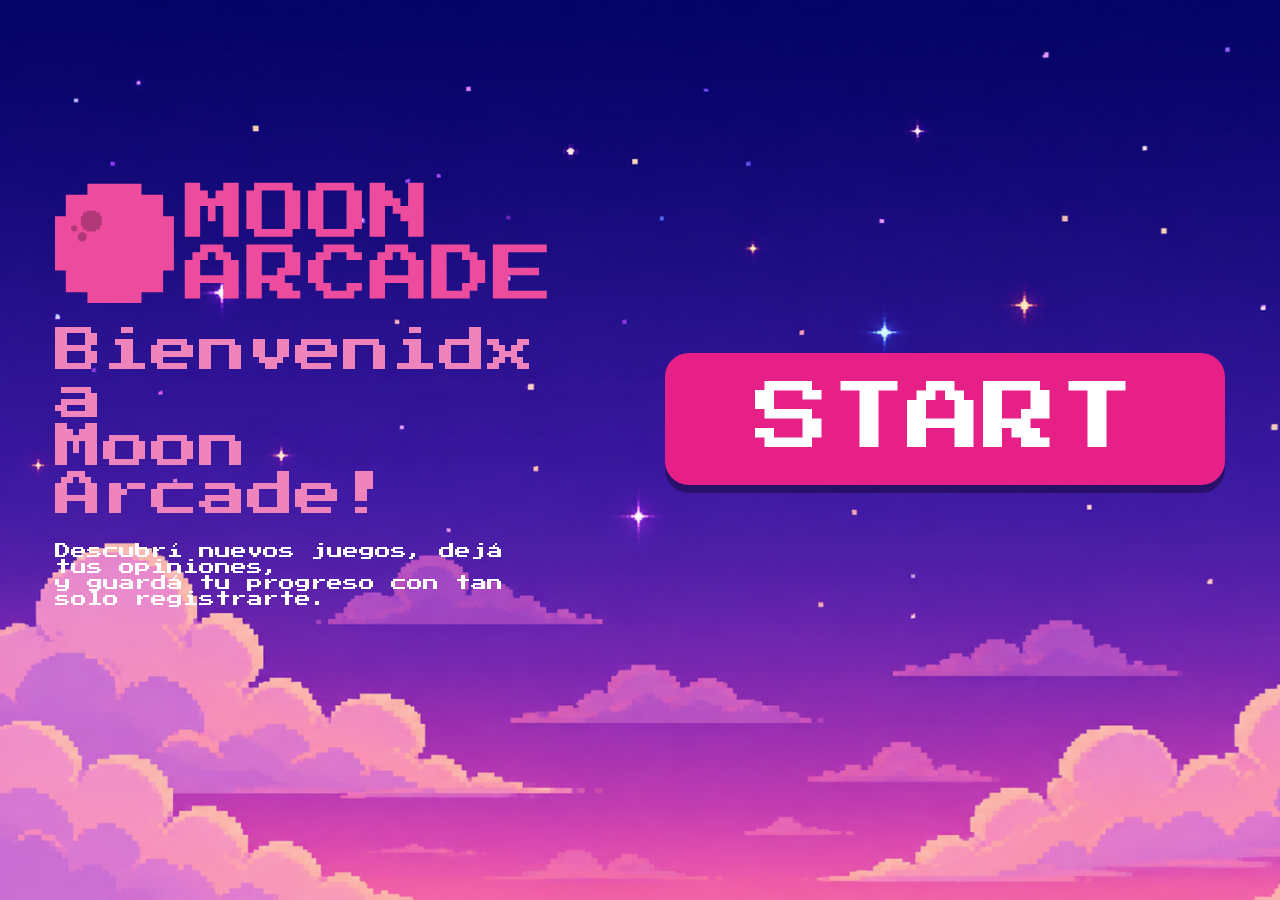
<file: 2/index.html>
<!DOCTYPE html>
<html lang="es">

<head>
    <meta charset="UTF-8">
    <meta name="viewport" content="width=device-width, initial-scale=1.0">
    <title>‧₊˚ 𑣲 ⏾. ⋅ M○○N Arcade ⭒.˚</title>

    <link rel="preconnect" href="https://fonts.googleapis.com">
    <link rel="preconnect" href="https://fonts.gstatic.com" crossorigin>
    <link href="https://fonts.googleapis.com/css2?family=Press+Start+2P&display=swap" rel="stylesheet">

    <link rel="stylesheet" href="css/base.css">
    <link rel="stylesheet" href="css/login.css">
    <link rel="stylesheet" href="css/animations.css">
</head>

<body>
    <main id="app">
        <!-- ============ BIENVENIDA ============ -->
        <section id="welcome-screen" class="screen">

            <div>
                <img src="assets/icons/Logo.svg" alt="Logo de Moon Arcade" class="logo">
                <h2 class="subtitle">Bienvenidx a<br>Moon Arcade!</h2>
                <p>Descubrí nuevos juegos, dejá tus opiniones,<br>y guardá tu progreso con tan solo registrarte.</p>
            </div>

            <button id="start-btn" class="btn btn-start">START</button>
        </section>

        <!-- ============ LOGIN / REGISTRO ============ -->
        <section id="auth-card" class="auth-card hidden" aria-live="polite">

            <!-- ---- LOGIN ---- -->
            <div id="login-view" class="auth-view">
                <h2 class="auth-title">Iniciar sesión</h2>

                <form id="login-form" novalidate>
                    <div class="field">
                        <label for="login-email">Correo electrónico</label>
                        <input type="email" id="login-email" name="email" placeholder="Placeholder" required>
                        <span class="field-error" data-error-for="login-email"></span>
                    </div>

                    <div class="field">
                        <label for="login-password">Contraseña</label>
                        <div class="password-wrapper">
                            <input type="password" id="login-password" name="password" placeholder="Placeholder"
                                required>
                            <button type="button" class="toggle-password" data-target="login-password"
                                aria-label="Mostrar contraseña">
                                <img src="assets/icons/eye.svg" alt="" class="password-icon icon-show">
                                <img src="assets/icons/eye-off.svg" alt="" class="password-icon icon-hide">
                            </button>
                        </div>
                        <span class="field-error" data-error-for="login-password"></span>
                        <a href="#" class="link-muted forgot-password">¿Olvidaste tu contraseña?</a>
                    </div>

                    <button type="submit" class="btn btn-primary">Iniciar sesión</button>
                </form>

                <div class="divider"><span>o continuar con</span></div>

                <div class="social-buttons">
                    <button type="button" class="btn btn-socials btn-google">
                        <img src="assets/icons/google.svg" alt="" class="social-icon">
                        <span>Continuar con Google</span>
                    </button>
                    <button type="button" class="btn btn-socials btn-facebook">
                        <img src="assets/icons/facebook.svg" alt="" class="social-icon">
                        <span>Continuar con Facebook</span>
                    </button>
                </div>

                <p class="switch-auth">¿No tenés cuenta? <a href="#" id="go-to-register">¡Registrate!</a></p>
            </div>

            <!-- ---- REGISTRO ---- -->
            <div id="register-view" class="auth-view hidden">
                <h2 class="auth-title">Crear cuenta</h2>
                <p class="auth-subtitle">creación rápida con</p>

                <div class="social-buttons">
                    <button type="button" class="btn btn-socials btn-google">
                        <img src="assets/icons/google.svg" alt="" class="social-icon">
                        <span>Continuar con Google</span>
                    </button>
                    <button type="button" class="btn btn-socials btn-facebook">
                        <img src="assets/icons/facebook.svg" alt="" class="social-icon">
                        <span>Continuar con Facebook</span>
                    </button>
                </div>

                <form id="register-form" novalidate>
                    <h3 class="form-section-title">Datos personales</h3>

                    <div class="field-row">
                        <div class="field">
                            <label for="reg-firstname">Nombre <span class="required">*</span></label>
                            <input type="text" id="reg-firstname" name="firstname" placeholder="Placeholder" required>
                        </div>
                        <div class="field">
                            <label for="reg-lastname">Apellido <span class="required">*</span></label>
                            <input type="text" id="reg-lastname" name="lastname" placeholder="Placeholder" required>
                        </div>
                    </div>

                    <div class="field">
                        <label for="reg-username">Username</label>
                        <input type="text" id="reg-username" name="username" placeholder="Placeholder">
                        <span class="field-hint">Opcional: elegí un nick que te represente!</span>
                    </div>

                    <div class="field">
                        <label for="reg-birthdate">Fecha de nacimiento <span class="required">*</span></label>
                        <input type="date" id="reg-birthdate" name="birthdate" required>
                    </div>

                    <h3 class="form-section-title">Datos de acceso</h3>

                    <div class="field">
                        <label for="reg-email">Correo electrónico <span class="required">*</span></label>
                        <input type="email" id="reg-email" name="email" placeholder="Placeholder" required>
                    </div>

                    <div class="field">
                        <label for="reg-password">Contraseña <span class="required">*</span></label>
                        <div class="password-wrapper">
                            <input type="password" id="reg-password" name="password" placeholder="Placeholder" required>
                            <button type="button" class="toggle-password" data-target="reg-password"
                                aria-label="Mostrar contraseña">
                                <img src="assets/icons/eye.svg" alt="" class="password-icon icon-show">
                                <img src="assets/icons/eye-off.svg" alt="" class="password-icon icon-hide">
                            </button>
                        </div>
                        <ul class="password-checklist" id="password-checklist">
                            <li data-rule="length">Al menos 8 caracteres</li>
                            <li data-rule="uppercase">Al menos una mayúscula</li>
                            <li data-rule="number">Al menos un número</li>
                        </ul>
                    </div>

                    <div class="field">
                        <label for="reg-password-repeat">Repetí la contraseña <span class="required">*</span></label>
                        <div class="password-wrapper">
                            <input type="password" id="reg-password-repeat" name="password_repeat"
                                placeholder="Placeholder" required>
                            <button type="button" class="toggle-password" data-target="reg-password-repeat"
                                aria-label="Mostrar contraseña">
                                <img src="assets/icons/eye.svg" alt="" class="password-icon icon-show">
                                <img src="assets/icons/eye-off.svg" alt="" class="password-icon icon-hide">
                            </button>
                        </div>
                        <span class="field-error" data-error-for="reg-password-repeat"></span>
                    </div>

                    <label class="checkbox-field">
                        <input type="checkbox" id="reg-not-robot" required>
                        <span>No soy un robot</span>
                    </label>

                    <button type="submit" class="btn btn-primary">Crear usuario</button>
                </form>

                <p class="switch-auth">¿Ya tenés cuenta? <a href="#" id="go-to-login">¡Inicia sesión!</a></p>
            </div>


            <div id="auth-success" class="hidden">
                <svg class="success-check" viewBox="0 0 52 52">
                    <circle class="success-check-circle" cx="26" cy="26" r="24" fill="none" />
                    <path class="success-check-path" fill="none" d="M14 27l7 7 16-16" />
                </svg>
                <p id="auth-success-message" class="auth-success-message"></p>
            </div>
        </section>
    </main>

    <script src="js/validation.js"></script>
    <script src="js/login.js"></script>
</body>

</html>
</file>
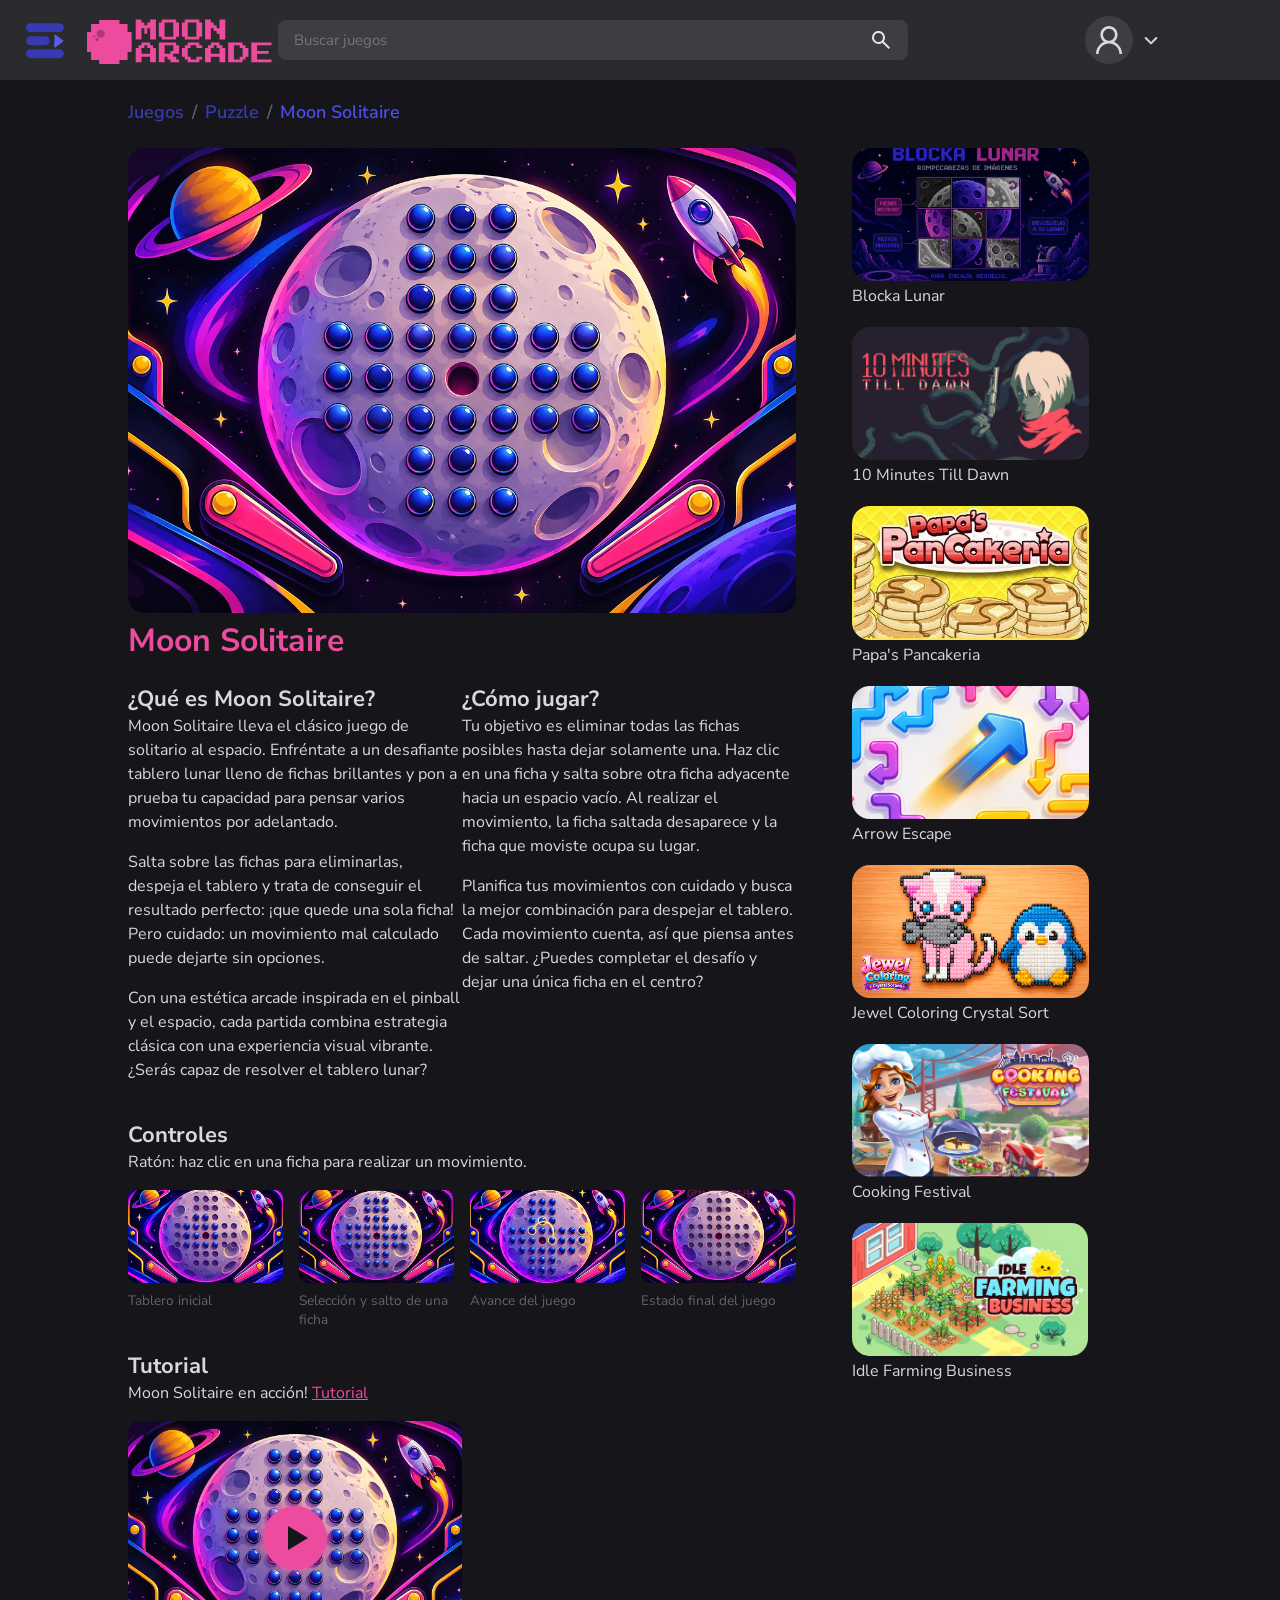
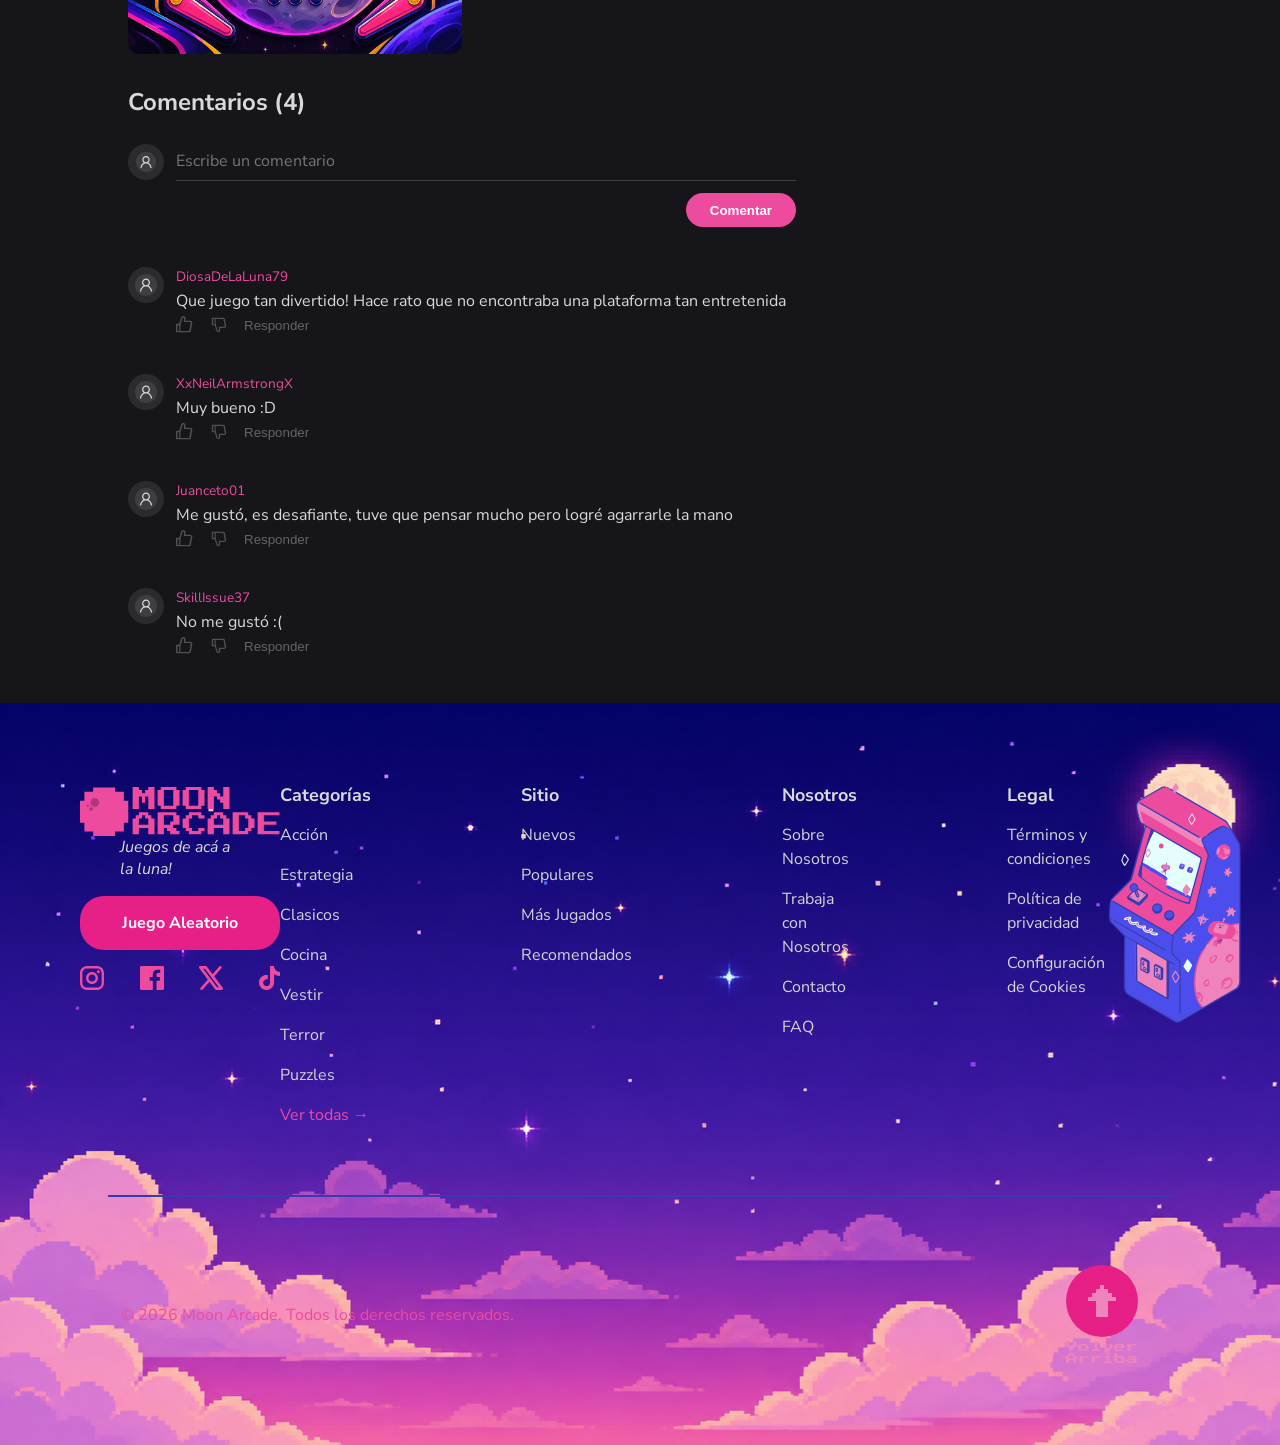
<file: 2/game.html>
<!DOCTYPE html>
<html lang="es">

<head>
    <meta charset="UTF-8">
    <meta name="viewport" content="width=device-width, initial-scale=1.0">
    <title>Moon Solitaire</title>

    <link rel="stylesheet" href="css/base.css">
    <link rel="stylesheet" href="css/navbar.css">
    <link rel="stylesheet" href="css/footer.css">
    <link rel="stylesheet" href="css/animations.css">
    <link rel="stylesheet" href="css/game.css">

    <link rel="preconnect" href="https://fonts.googleapis.com">
    <link rel="preconnect" href="https://fonts.gstatic.com" crossorigin>
    <link href="https://fonts.googleapis.com/css2?family=Press+Start+2P&display=swap" rel="stylesheet">
</head>

<body>
    <div id="nav-placeholder"></div>
    <!-- ################################## -->

    <nav aria-label="breadcrumb" id="breadcrumbs">
        <ol>
            <li><a href="home.html">Juegos</a></li>
            <li><a href="#" data-bind="categoria-link">Puzzle</a></li>
            <li aria-current="page"><a href="game.html" data-bind="titulo-breadcrumb">Moon Solitaire</a></li>
        </ol>
    </nav>

    <div id="game-layout">

        <!-- TODO hardcodeado -->
        <main id="juego">

            <div class="portada-wrapper">
                <img id="juego-portada" data-bind="imagen-principal" src="assets/juegos/moon-solitaire/portada.png"
                    alt="Tablero de Moon Solitaire con fichas azules sobre una luna, ambientado en un pinball espacial">

                <div class="portada-compartir">
                    <button type="button" aria-label="Compartir">
                        <img src="assets/icons/share.svg" alt="" class="icon-default">
                        <img src="assets/icons/share-hover.svg" alt="" class="icon-hover">
                    </button>
                    <button type="button" aria-label="Compartir por correo">
                        <img src="assets/icons/email.svg" alt="" class="icon-default">
                        <img src="assets/icons/email-hover.svg" alt="" class="icon-hover">
                    </button>
                    <button type="button" aria-label="Compartir por WhatsApp">
                        <img src="assets/icons/whatsapp.svg" alt="" class="icon-default">
                        <img src="assets/icons/whatsapp-hover.svg" alt="" class="icon-hover">
                    </button>
                </div>
            </div>

            <h1 data-bind="titulo">Moon Solitaire</h1>

            <section id="info-juego" aria-labelledby="info-juego-heading">

                <article>
                    <h3>¿Qué es <span data-bind="titulo-inline">Moon Solitaire</span>?</h3>
                    <div data-bind="descripcion"></div>
                </article>

                <article>
                    <h3>¿Cómo jugar?</h3>
                    <div data-bind="como-jugar"></div>
                </article>

                <article data-section="controles">
                    <h3>Controles</h3>
                    <p data-bind="controles-texto"></p>
                    <div class="galeria-controles" data-bind="galeria-controles"></div>
                </article>

                <article data-section="tutorial">
                    <h3>Tutorial</h3>
                    <p class="tutorial-subtitulo" data-bind="tutorial-subtitulo"></p>
                    <div data-bind="tutorial"></div>
                </article>
            </section>

            <!-- lista de comentarios -->
            <section id="comentarios" aria-labelledby="comentarios-heading">
                <h2 id="comentarios-heading">Comentarios (4)</h2>

                <form id="form-comentario">
                    <input type="text" id="nuevo-comentario" name="comentario" placeholder="Escribe un comentario"
                        autocomplete="off">
                    <button type="submit">Comentar </button>
                </form>

                <ul id="lista-comentarios">
                    <li class="comentario">
                        <img class="comentario-avatar" src="assets/icons/Usuario.svg" alt="">
                        <div class="comentario-cuerpo">
                            <p class="comentario-usuario">DiosaDeLaLuna79</p>
                            <p class="comentario-texto">Que juego tan divertido! Hace rato que no encontraba una
                                plataforma tan entretenida</p>
                            <div class="comentario-acciones">
                                <button type="button" class="btn-like" aria-label="Me gusta" aria-pressed="false"
                                    data-icon="assets/icons/like.svg" data-icon-active="assets/icons/like-click.svg">
                                    <img src="assets/icons/like.svg" alt="">
                                </button>
                                <button type="button" class="btn-dislike" aria-label="No me gusta" aria-pressed="false"
                                    data-icon="assets/icons/dislike.svg"
                                    data-icon-active="assets/icons/dislike-click.svg">
                                    <img src="assets/icons/dislike.svg" alt="">
                                </button>
                                <button type="button">Responder</button>
                            </div>
                        </div>
                    </li>
                    <li class="comentario">
                        <img class="comentario-avatar" src="assets/icons/Usuario.svg" alt="">
                        <div class="comentario-cuerpo">
                            <p class="comentario-usuario">XxNeilArmstrongX</p>
                            <p class="comentario-texto">Muy bueno :D</p>
                            <div class="comentario-acciones">
                                <button type="button" class="btn-like" aria-label="Me gusta" aria-pressed="false"
                                    data-icon="assets/icons/like.svg" data-icon-active="assets/icons/like-click.svg">
                                    <img src="assets/icons/like.svg" alt="">
                                </button>
                                <button type="button" class="btn-dislike" aria-label="No me gusta" aria-pressed="false"
                                    data-icon="assets/icons/dislike.svg"
                                    data-icon-active="assets/icons/dislike-click.svg">
                                    <img src="assets/icons/dislike.svg" alt="">
                                </button>
                                <button type="button">Responder</button>
                            </div>
                        </div>
                    </li>
                    <li class="comentario">
                        <img class="comentario-avatar" src="assets/icons/Usuario.svg" alt="">
                        <div class="comentario-cuerpo">
                            <p class="comentario-usuario">Juanceto01</p>
                            <p class="comentario-texto">Me gustó, es desafiante, tuve que pensar mucho pero logré
                                agarrarle la mano</p>
                            <div class="comentario-acciones">
                                <button type="button" class="btn-like" aria-label="Me gusta" aria-pressed="false"
                                    data-icon="assets/icons/like.svg" data-icon-active="assets/icons/like-click.svg">
                                    <img src="assets/icons/like.svg" alt="">
                                </button>
                                <button type="button" class="btn-dislike" aria-label="No me gusta" aria-pressed="false"
                                    data-icon="assets/icons/dislike.svg"
                                    data-icon-active="assets/icons/dislike-click.svg">
                                    <img src="assets/icons/dislike.svg" alt="">
                                </button>
                                <button type="button">Responder</button>
                            </div>
                        </div>
                    </li>
                    <li class="comentario">
                        <img class="comentario-avatar" src="assets/icons/Usuario.svg" alt="">
                        <div class="comentario-cuerpo">
                            <p class="comentario-usuario">SkillIssue37</p>
                            <p class="comentario-texto">No me gustó :(</p>
                            <div class="comentario-acciones">
                                <button type="button" class="btn-like" aria-label="Me gusta" aria-pressed="false"
                                    data-icon="assets/icons/like.svg" data-icon-active="assets/icons/like-click.svg">
                                    <img src="assets/icons/like.svg" alt="">
                                </button>
                                <button type="button" class="btn-dislike" aria-label="No me gusta" aria-pressed="false"
                                    data-icon="assets/icons/dislike.svg"
                                    data-icon-active="assets/icons/dislike-click.svg">
                                    <img src="assets/icons/dislike.svg" alt="">
                                </button>
                                <button type="button">Responder</button>
                            </div>
                        </div>
                    </li>
                </ul>
            </section>
        </main>

        <!-- carrusel de juegos aside -->
        <aside id="carrusel-vertical" aria-label="Otros juegos">
            <!-- items inyectados desde js/game.js -->
        </aside>

    </div>

    <!-- ################################## -->
    <div id="footer-placeholder"></div>

    <script src="js/navbar.js"></script>
    <script src="js/main.js"></script>
    <script src="js/api.js"></script>
    <script src="js/game.js"></script>
    <script src="js/comentarios.js"></script>
</body>

</html>
</file>
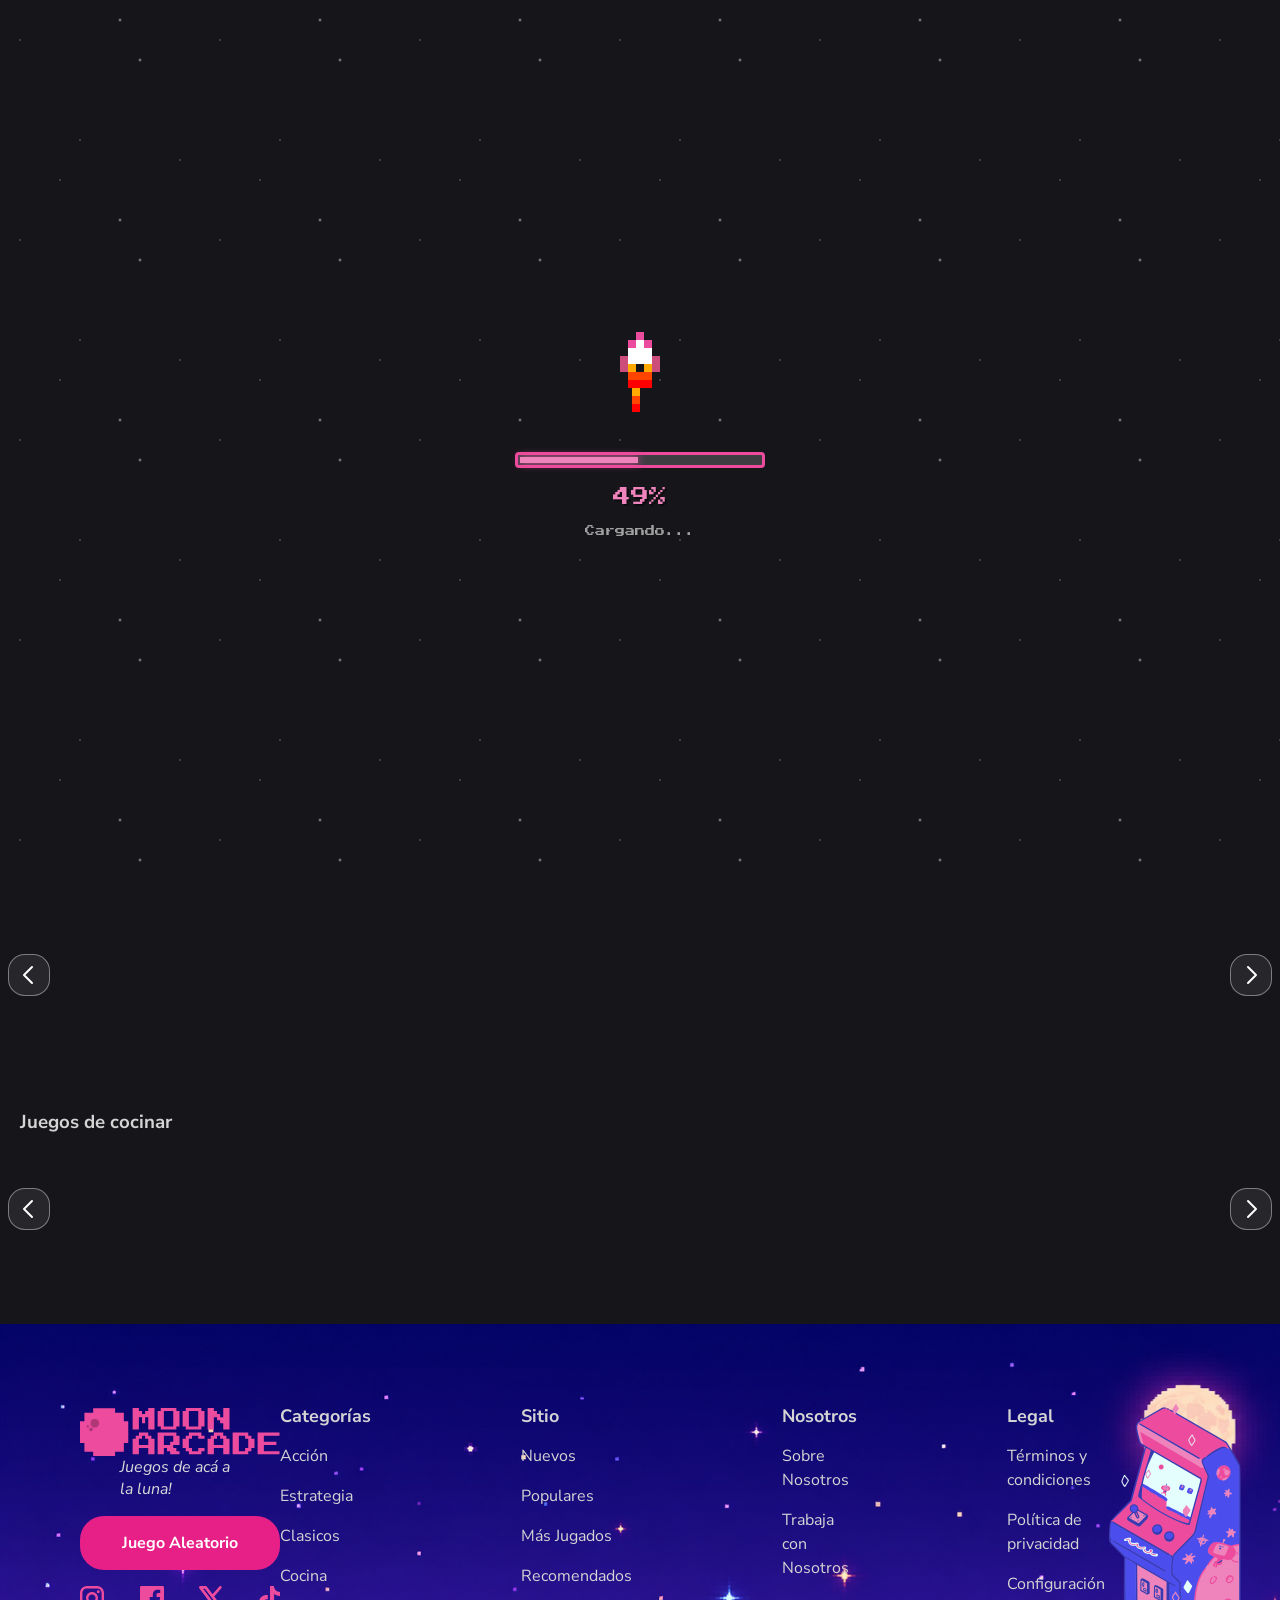
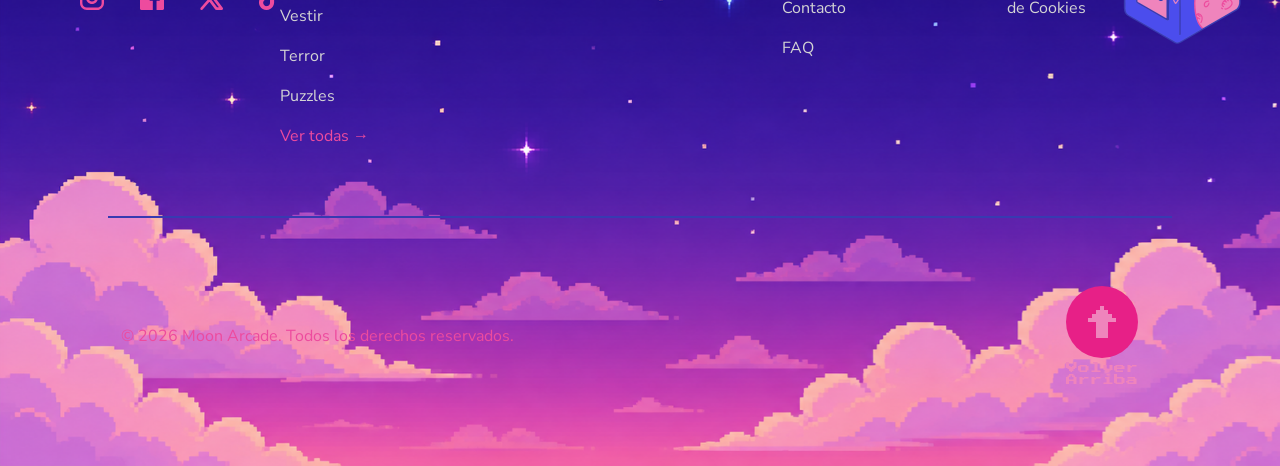
<file: 2/home.html>
<!DOCTYPE html>
<!-- HOMEPAGE -->
<html lang="es">

<head>
    <meta charset="UTF-8">
    <meta name="viewport" content="width=device-width, initial-scale=1.0">
    <title>‧₊˚ 𑣲 ⏾. ⋅ M○○N Arcade ⭒.˚</title>

    <link rel="stylesheet" href="css/base.css">
    <link rel="stylesheet" href="css/navbar.css">
    <link rel="stylesheet" href="css/footer.css">
    <link rel="stylesheet" href="css/home.css">
    <link rel="stylesheet" href="css/animations.css">
    <link rel="stylesheet" href="css/carousel.css">

    <link rel="preconnect" href="https://fonts.googleapis.com">
    <link rel="preconnect" href="https://fonts.gstatic.com" crossorigin>
    <link href="https://fonts.googleapis.com/css2?family=Press+Start+2P&display=swap" rel="stylesheet">
</head>

<body id="top">
    <!-- PANTALLA DE CARGA -->
    <div id="loading-screen">
        <div class="stars-layer"></div>

        <div class="loader-scene">
            <div class="pixel-rocket">
                <div class="rocket-flame"></div>
            </div>

            <div class="progress-bar-container">
                <div class="progress-bar-fill" id="progress-bar-fill"></div>
            </div>

            <p class="loader-percent"><span id="loader-percent-value">0</span>%</p>
            <p class="loading-text">Cargando...</p>
        </div>
    </div>

    <div id="nav-placeholder"></div>

    <!-- DESTACADOS -->
    <section class="featured" aria-labelledby="featured-title">
        <div class="carousel" id="featured-carousel">
            <!-- El track se iniciará vacío y la API inyectará aquí las tarjetas dinámicamente -->
            <div class="carousel__track" id="carousel-track" aria-live="polite"></div>

            <!-- Las flechas se mantienen tal como estaban en tu diseño original -->
            <button class="carousel__arrow carousel__arrow--prev" id="prev" type="button" aria-label="Juego anterior">
                <img src="assets/icons/arrow-left.svg" alt="" aria-hidden="true" />
            </button>

            <button class="carousel__arrow carousel__arrow--next" id="next" type="button" aria-label="Juego siguiente">
                <img src="assets/icons/arrow-right.svg" alt="" aria-hidden="true" />
            </button>
        </div>
    </section>

    <!-- CARRUSELES CHICOS -->
    <section id="juegos-recomendados">
        <h3>Juegos recomendados</h3>
        <div class="carrusel-wrapper">
            <button class="carousel__arrow carousel__arrow--prev btn-previous" type="button" aria-label="Anterior">
                <img src="assets/icons/arrow-left.svg" alt="" aria-hidden="true" />
            </button>

            <div id="carrusel-recomendado" class="carrusel"></div>

            <button class="carousel__arrow carousel__arrow--next btn-next" type="button" aria-label="Siguiente">
                <img src="assets/icons/arrow-right.svg" alt="" aria-hidden="true" />
            </button>
        </div>
    </section>

    <section>
        <h3>Juegos de accion</h3>
        <div class="carrusel-wrapper">
            <button class="carousel__arrow carousel__arrow--prev btn-previous" type="button" aria-label="Anterior">
                <img src="assets/icons/arrow-left.svg" alt="" aria-hidden="true" />
            </button>

            <div id="carrusel-accion" class="carrusel"></div>

            <button class="carousel__arrow carousel__arrow--next btn-next" type="button" aria-label="Siguiente">
                <img src="assets/icons/arrow-right.svg" alt="" aria-hidden="true" />
            </button>
        </div>
    </section>

    <section>
        <h3>Juegos de puzzle</h3>
        <div class="carrusel-wrapper">
            <button class="carousel__arrow carousel__arrow--prev btn-previous" type="button" aria-label="Anterior">
                <img src="assets/icons/arrow-left.svg" alt="" aria-hidden="true" />
            </button>

            <div id="carrusel-puzzle" class="carrusel"></div>

            <button class="carousel__arrow carousel__arrow--next btn-next" type="button" aria-label="Siguiente">
                <img src="assets/icons/arrow-right.svg" alt="" aria-hidden="true" />
            </button>
        </div>
    </section>

    <section>
        <h3>Juegos de cocinar</h3>
        <div class="carrusel-wrapper">
            <button class="carousel__arrow carousel__arrow--prev btn-previous" type="button" aria-label="Anterior">
                <img src="assets/icons/arrow-left.svg" alt="" aria-hidden="true" />
            </button>

            <div id="carrusel-cocina" class="carrusel"></div>

            <button class="carousel__arrow carousel__arrow--next btn-next" type="button" aria-label="Siguiente">
                <img src="assets/icons/arrow-right.svg" alt="" aria-hidden="true" />
            </button>
        </div>
    </section>

    <div id="footer-placeholder"></div>

    <script src="js/loading.js"></script>
    <script src="js/navbar.js"></script>
    <script src="js/main.js"></script>
    <script src="js/api.js"></script>
    <script src="js/carousel-fila.js"></script>
    <script src="js/carousel-destacado.js"></script>
    <script src="js/home.js"></script>
</body>

</html>
</file>
<file: 2/css/base.css>
@import url('https://fonts.googleapis.com/css2?family=Nunito+Sans:ital,opsz,wght@0,6..12,200..1000;1,6..12,200..1000&display=swap');

:root {
    --z-carousel-controls: 30;
    --z-navbar: 100;
    --z-dropdown: 110;
    --z-loading: 1000;

    --color-bg: #16151A;
    --color-input-bg: #2B2A2F;
    --color-input-border: #3E3D42;

    --color-font: #D4D4D4;
    --color-font-muted: #d9d9d966;

    --color-primary: #ED4B9E;
    --color-secondary: #4B4DED;
    --color-accent: #FFBF36;

    --color-primary-shadow: #E72087;
    --color-primary-light: #EF84BC;
    --color-secondary-shadow: #383AB1;

    --color-error: #ff5470;
    --color-success: #35d488;
}

* {
    box-sizing: border-box;
}

a:visited {
    color: inherit;
    text-decoration: none;
}

html {
    scroll-behavior: smooth;
}

body {
    margin: 0;
    color: #d9d9d9;
    background-color: #16151A;
    font-family: 'Nunito Sans', sans-serif;
}
</file>
<file: 2/css/login.css>
* {
    box-sizing: border-box;
}

body {
    margin: 0;
    min-height: 100vh;
    overflow-x: hidden;
    background-image: url('../assets/images/background.png');
    background-size: cover;
    background-repeat: no-repeat;
}

#app {
    position: relative;
    min-height: 100vh;
    display: flex;
    align-items: center;
    justify-content: center;
    padding: 24px;
}

.screen {
    width: 100%;
}

.hidden {
    display: none !important;
}

#welcome-screen {
    display: flex;
    flex-direction: row;
    align-items: center;
    justify-content: center;
    gap: 10%;
    max-width: 95%;
    margin: 0 auto;
    margin-bottom: 120px;
}

/* #welcome-screen > div para que agarre solo el hijo directo */
#welcome-screen div {
    display: flex;
    flex-direction: column;
    gap: 24px;
}

.logo {
    width: 100%;
    max-width: 800px;
}

.subtitle {
    font-family: 'Press Start 2P', monospace;
    font-size: 48px;
    font-weight: 400;
    color: var(--color-primary-light);
    margin: 0;
}

#welcome-screen p {
    font-family: 'Press Start 2P', monospace;
    font-size: 16px;
    font-weight: 400;
    color: #FFFFFF;
    margin: 0;
}

.btn {
    cursor: pointer;
    border: none;
    transition: transform 0.15s ease, filter 0.15s ease;

    font-family: 'Nunito Sans', sans-serif;
    font-size: 18px;

    width: 100%;
    border-radius: 24px;
    padding: 11px 8px;
}

.btn-primary {
    background: var(--color-primary-shadow);
    color: #FFFFFF;
    font-weight: 600;
}

.btn-start {
    background: var(--color-primary-shadow);
    color: #FFFFFF;

    font-family: 'Press Start 2P', monospace;
    font-weight: 400;

    font-size: 76px;
    padding: 28px;
    max-width: 560px;

    width: 100%;
    border-radius: 24px;

    margin-top: 5%;
}

.social-buttons {
    display: flex;
    flex-direction: column;
    align-items: center;
    gap: 10px;
    margin-bottom: 18px;
}

.btn-socials {
    width: 70%;
    font-size: 14px;
    padding: 10px 10px;
    font-weight: 700;
}

.social-icon {
    width: 20px;
    height: 20px;
}

.btn-google {
    background: transparent;
    color: var(--color-font);
    border: 1px solid var(--color-font-muted);
}

.btn-facebook {
    background: #FFFFFF;
    color: #1877F2;
    border: 1px solid #1877F2;
}

.btn-socials,
.btn-google,
.btn-facebook {
    display: flex;
    align-items: center;
    justify-content: center;
    gap: 8px;
}

.btn:hover {
    filter: brightness(1.08);
}

.btn:active {
    transform: scale(0.9);
}

/* ---------- Tarjeta login / registro ---------- */

.auth-card {
    width: 100%;
    max-width: 395px;
    background: var(--color-bg);
    border-radius: 18px;
    padding: 34px 42px 40px;
    box-shadow: 0 20px 60px rgba(0, 0, 0, 0.5);
    max-height: 90vh;
    overflow-y: auto;
}

.auth-title {
    font-size: 24px;
    text-align: center;
    margin: 0 0 20px;
}

.auth-subtitle {
    text-align: center;
    color: var(--color-font-muted);
    font-size: 12px;
    margin: -12px 0 16px;
}

/* ---------- Formularios ---------- */
.field {
    margin-bottom: 18px;
}

.field-row {
    display: flex;
    gap: 12px;
}

.field-row .field {
    flex: 1;
}

label {
    display: block;
    font-size: 13px;
    font-weight: 400;
}

.required {
    color: var(--color-error);
}

input[type="text"],
input[type="email"],
input[type="password"],
input[type="date"] {
    width: 100%;
    padding: 12px 14px;
    border-radius: 10px;
    border: 1px solid var(--color-input-border);
    background: var(--color-input-bg);
    color: var(--color-font);
    font-size: 14px;
}

input::placeholder {
    color: var(--color-font-muted);
}

input:focus {
    outline: none;
    border-color: var(--color-primary);
}

input.error {
    border-color: var(--color-error);
}

.field-error {
    display: block;
    min-height: 16px;
    color: var(--color-error);
    font-size: 12px;
    margin-top: 4px;
}

.field-error:empty {
    display: none;
}

.field-hint {
    display: block;
    color: var(--color-font-muted);
    font-size: 11px;
    margin-top: 4px;
}

.password-wrapper {
    position: relative;
}

.toggle-password {
    position: absolute;
    right: 10px;
    top: 50%;
    transform: translateY(-50%);
    background: none;
    border: none;
    cursor: pointer;
    font-size: 16px;
    color: var(--color-font-muted);
    padding: 4px;
}

.password-icon {
    width: 20px;
    height: 20px;
}

.toggle-password .icon-hide {
    display: none;
}

.toggle-password.showing .icon-show {
    display: none;
}

.toggle-password.showing .icon-hide {
    display: block;
}

.password-checklist {
    list-style: none;
    padding: 0;
    margin: 8px 0 0;
    font-size: 11px;
}

.password-checklist li {
    color: var(--color-font-muted);
    margin-bottom: 2px;
}

.password-checklist li::before {
    content: '✗ ';
    color: var(--color-error);
}

.password-checklist li.valid {
    color: var(--color-success);
}

.password-checklist li.valid::before {
    content: '✓ ';
    color: var(--color-success);
}

.checkbox-field {
    display: flex;
    align-items: center;
    justify-content: center;
    gap: 8px;
    font-size: 16px;
    margin-bottom: 20px;
    cursor: pointer;
}

.form-section-title {
    font-size: 16px;
    font-weight: 500;
    text-transform: none;
    color: #FFFFFF;
    margin: 20px 0 2px;
}

.form-section-title:first-of-type {
    margin-top: 0;
}

.link-muted {
    display: inline-block;
    font-size: 12px;
    color: var(--color-font-muted);
    text-decoration: none;
}

.link-muted:hover {
    text-decoration: underline;
}

.divider {
    display: flex;
    align-items: center;
    text-align: center;
    color: var(--color-font-muted);
    font-size: 12px;
    margin: 20px 0;
}

.divider::before,
.divider::after {
    content: '';
    flex: 1;
    border-bottom: 1px solid var(--color-input-border);
}

.divider span {
    padding: 0 10px;
}

.switch-auth {
    text-align: center;
    font-size: 16px;
    color: #FFFFFF;
    margin-top: 12px;
}

.switch-auth a {
    color: var(--color-primary);
    font-weight: 700;
    text-decoration: none;
}

.switch-auth a:hover {
    text-decoration: underline;
}

#auth-success {
    display: flex;
    flex-direction: column;
    align-items: center;
    justify-content: center;
    gap: 16px;
    padding: 48px 0;
}

.success-check {
    width: 80px;
    height: 80px;
}

.success-check-circle {
    stroke: var(--color-success);
    stroke-width: 3;
    stroke-dasharray: 151;
    /* ≈ 2·π·24 */
    stroke-dashoffset: 151;
    animation: draw-circle 0.5s ease-out forwards;
}

.success-check-path {
    stroke: var(--color-success);
    stroke-width: 3;
    stroke-linecap: round;
    stroke-linejoin: round;
    stroke-dasharray: 40;
    stroke-dashoffset: 40;
    animation: draw-check 0.35s ease-out 0.45s forwards;
}

.auth-success-message {
    font-family: 'Press Start 2P', monospace;
    font-size: 14px;
    color: var(--color-success);
    opacity: 0;
    animation: fade-in-up 0.4s ease-out 0.75s forwards;
}

@keyframes draw-circle {
    to {
        stroke-dashoffset: 0;
    }
}

@keyframes draw-check {
    to {
        stroke-dashoffset: 0;
    }
}

@keyframes fade-in-up {
    from {
        opacity: 0;
        transform: translateY(8px);
    }

    to {
        opacity: 1;
        transform: translateY(0);
    }
}

.btn-start {
    box-shadow: 0 8px 0 rgba(0, 0, 0, .35);
    transition: transform .1s steps(2), box-shadow .1s steps(2);
}

.btn-start:hover,
.btn-start:focus-visible {
    transform: translateY(-4px);
    box-shadow: 0 12px 0 rgba(0, 0, 0, .35);
    animation: start-blink .8s steps(2) infinite;
}

.btn-start:active {
    transform: translateY(6px);
    box-shadow: 0 2px 0 rgba(0, 0, 0, .35);
}

@keyframes start-blink {
    50% {
        color: var(--color-accent);
    }
}
</file>
<file: 2/css/animations.css>
/* FOOTER */
@keyframes arrow-up {

    0%,
    100% {
        transform: translateY(0);
    }

    50% {
        transform: translateY(-5px);
    }
}

.btn-back-top:hover .arrow-up,
.btn-back-top:focus-visible .arrow-up {
    animation: arrow-up 0.6s ease-in-out infinite;
}

/* NAVBAR USER PREMIUM */

.avatar-wrap {
    position: relative;
    display: inline-flex;
}

.user-avatar {
    border-radius: 50%;
    transition: box-shadow 0.3s;
}

/* Anillo plano, como en el prototipo */
.user-avatar.is-premium {
    box-shadow: 0 0 0 2px var(--color-accent);
}

/* Al activar el plan: un destello único en vez de brillo constante */
.user-avatar.premium-unlock {
    animation: premium-unlock 0.7s steps(8) 1, premium-flash 0.7s steps(6) 1;
}

@keyframes premium-unlock {
    0% {
        transform: scale(1);
    }

    40% {
        transform: scale(1.3) rotate(-6deg);
    }

    70% {
        transform: scale(0.95) rotate(3deg);
    }

    100% {
        transform: scale(1);
    }
}

@keyframes premium-flash {
    50% {
        box-shadow: 0 0 0 2px var(--color-accent), 0 0 16px var(--color-accent);
    }
}

/* Insignia de corona */
.premium-badge {
    display: none;
    position: absolute;
    top: -5%;
    left: -5%;
    width: 38%;
    aspect-ratio: 1;
    box-sizing: border-box;
    padding: 6%;
    object-fit: contain;
    border-radius: 50%;
    background: var(--color-input-border);
    transform: rotate(-15deg);
}

.user-avatar.is-premium+.premium-badge {
    display: block;
}

.user-avatar.premium-unlock+.premium-badge {
    animation: badge-pop 0.5s steps(6) 0.1s both;
}

@keyframes badge-pop {
    0% {
        transform: scale(0) rotate(-45deg);
    }

    70% {
        transform: scale(1.4) rotate(-10deg);
    }

    100% {
        transform: scale(1) rotate(-15deg);
    }
}

.avatar-wrap:hover .user-avatar.is-premium {
    box-shadow: 0 0 0 2px var(--color-accent), 0 0 14px var(--color-accent);
}

@media (prefers-reduced-motion: reduce) {

    .user-avatar.premium-unlock,
    .user-avatar.premium-unlock+.premium-badge {
        animation: none;
    }
}
</file>
<file: 2/css/navbar.css>
/* HEADER */
.navbar {
    position: fixed;
    z-index: var(--z-navbar);
    top: 0;
    display: flex;
    align-items: center;
    height: 80px;
    width: 100%;
    max-width: 100vw;
    padding: 0 20px;
    box-sizing: border-box;
    background-color: #2B2A2F;
}

.navbar-start {
    flex: 1 1 0;
    display: flex;
    align-items: center;
    gap: 16px;
}

.navbar-start a {
    display: flex;
    align-items: center;
}

.usuario {
    position: relative;
    flex: 1 1 0;
    display: flex;
    align-items: center;
    justify-content: flex-end;
    padding-right: 95px;
}

.usuario-menu {
    position: fixed;
    z-index: var(--z-dropdown);
    top: 80px;
    right: 0;
    width: 272px;
    min-height: 228px;
    background-color: var(--color-input-bg);
}

.usuario-menu ul {
    list-style: none;
    margin: 0;
    padding: 0 0 0 24px;
    display: flex;
    flex-direction: column;
    gap: 18px;
}

.usuario-menu li,
.usuario-menu li a {
    display: flex;
    align-items: center;
    text-decoration: none;
    gap: 8px;
    cursor: pointer;
}

.usuario-menu li img {
    padding-right: 8px;
    width: 24px;
    height: 24px;
    object-fit: contain;
}

.usuario-menu li.premium {
    color: var(--color-accent);
}

.usuario-menu .logout-link {
    font-weight: 700;
}

.usuario-menu h3 {
    display: flex;
    justify-content: center;
}

.logo {
    width: 185px;
}

.menu-hbg {
    background-color: #2B2A2F;
    border-style: none;
    cursor: pointer;
}

.menu-hbg img {
    height: 38px;
    transform: translateY(3px);
}

.menu-hbg .icon-active {
    display: none;
}

.menu-hbg.active .icon-default {
    display: none;
}

.menu-hbg.active .icon-active {
    display: inline-block;
}

/* BOTONES (reset) */
.usuario button {
    border: none;
    outline: none;
    background-color: #2B2A2F;

    display: flex;
    align-items: center;
    gap: 8px;

}

/* BUSCADOR */
.buscador {
    width: 100%;
    max-width: 630px;
    flex-shrink: 0;
    height: 40px;
    display: flex;
    align-items: center;
    background-color: #3E3D42;
    border-radius: 8px;
    padding: 8px;
}

.buscador input {
    width: 100%;
    padding: 8px;
    border: none;
    outline: none;
    color: inherit;
    background-color: inherit;
    font-family: inherit;
    font-size: 15px;
}

.buscador img {
    padding: 10px;
}

/* Ícono de lupa solo visible en mobile */
.lupa-btn {
    display: none;
}

/* CATEGORÍAS */
.menu {
    position: fixed;
    top: 80px;
    left: 0;
    z-index: var(--z-dropdown);
    max-height: calc(100vh - 80px);
    overflow-y: auto;
    background-color: #2B2A2F;
    padding: 20px;
    width: 260px;
}

.menu ul {
    list-style: none;
    margin: 0;
    padding: 0;
}

.item-menu {
    margin: 0;
}

.item-menu a {
    display: flex;
    align-items: center;
    margin: 20px;
    color: inherit;
    text-decoration: none;
}

.item-menu img {
    margin-right: 10px;
}

.menu-oculto {
    display: none;
}

.mostrar {
    display: block;
    position: fixed;
    top: 80px;
    z-index: var(--z-dropdown);
}

.btn-buscar {
    display: none;
}

/* MOBILE */
/* MOBILE */
@media (max-width: 600px) {

    /* --- Buscador --- */
    .buscador {
        display: none;
    }

    .btn-buscar {
        display: block;
        background-color: #2B2A2F;
        border-style: none;
        outline: none;
        width: 40px;
        height: 40px;
        border-radius: 12px;
        position: relative;
        left: 30px;
    }

    .btn-buscar img {
        width: 90%;
        height: 90%;
    }

    /* --- Menús --- */
    .menu-oculto {
        width: 100%;
    }

    /* --- Usuario --- */
    .usuario {
        width: 100%;
        padding-right: 0;
    }

    #btn-usuario {
        position: relative;
        left: 30px;
    }

    .chevron-usuario {
        display: none;
    }
}
</file>
<file: 2/css/footer.css>
footer {
    display: flex;
    flex-direction: column;
    gap: 60px;
    width: 100%;
    max-width: 100%;
    margin: 0 auto;
    padding: 80px;
    box-sizing: border-box;
    background-image: url('../assets/images/background.png');
    background-size: cover;
}

.footer-main {
    display: flex;
    width: 100%;
    justify-content: space-around;
    align-items: flex-start;
}

.brand-block {
    display: flex;
    flex-direction: column;
    align-items: flex-start;
}

.brand-block p {
    font-weight: 400;
    font-style: italic;
    margin: 0 40px 16px;
}

.brand-block .logo {
    display: block;
    width: 200px;
    height: auto;
}

.btn-random {
    display: flex;
    text-decoration: none;
    justify-content: center;
    align-items: center;
    padding: 16px 32px;
    gap: 10px;
    max-width: 200px;
    width: 100%;
    background: var(--color-primary-shadow);
    color: #fff;
    font-weight: 700;
    font-size: 16px;
    border-radius: 24px;
    border: none;
    cursor: pointer;
    white-space: nowrap;
}

.btn-random:visited {
    color: #fff;
}

.btn-random.hvr-grow {
    display: flex;
}

.socials {
    display: flex;
    width: 100%;
    max-width: 200px;
    justify-content: space-between;
    padding: 16px 0;
}

.socials .icon-hover {
    display: none;
}

.socials a:hover .icon-default,
.socials a:focus-visible .icon-default {
    display: none;
}

.socials a:hover .icon-hover,
.socials a:focus-visible .icon-hover {
    display: block;
}

/* columnas de links */
nav {
    display: grid;
    column-gap: 150px;
    grid-template-columns: repeat(4, fit-content(100%));
}

.footer-col h3 {
    font-weight: 700;
    font-size: 18px;
    margin: 0 0 16px 0;
}

.footer-col ul {
    display: flex;
    flex-direction: column;
    align-items: flex-start;
    list-style: none;
    padding: 0;
    margin: 0;
    gap: 16px;
}

.footer-col li {
    font-weight: 400;
    font-size: 16px;
    line-height: 24px;
    color: var(--color-font);
}

.footer-col a {
    text-decoration: none;
    color: var(--color-font);
}

.footer-col a:hover,
.footer-col a:focus-visible {
    color: var(--color-primary-light);
}

.footer-col a.ver-mas {
    color: var(--color-primary);
}

.arcade-deco {
    width: 140px;
    height: 240px;
}

.separador {
    width: 95%;
    border: none;
    height: 2px;
    background: var(--color-secondary-shadow);
}

.footer-bottom {
    display: flex;
    justify-content: space-between;
    align-items: center;
    align-self: stretch;
    padding: 0 5.5% 0 3.67%;
    color: var(--color-primary);
}

.btn-back-top {
    display: flex;
    flex-direction: column;
    align-items: center;
    gap: 4px;
    background: none;
    border: none;
    cursor: pointer;
    color: var(--color-primary-light);
    font-family: 'Press Start 2P', monospace;
    font-size: 12px;
    text-align: center;
    text-decoration: none;
}

.btn-back-top .circle {
    width: 72px;
    height: 72px;
    border-radius: 50%;
    background: var(--color-primary-shadow);
    display: flex;
    align-items: center;
    justify-content: center;
}

.btn-back-top:hover .circle,
.btn-back-top:focus-visible .circle {
    background: var(--color-primary);
}

.btn-back-top .arrow-up {
    display: block;
}

/* Grow hover cortesía de https://ianlunn.github.io/Hover/ */
.hvr-grow {
    display: inline-block;
    vertical-align: middle;
    transform: translateZ(0);
    box-shadow: 0 0 1px rgba(0, 0, 0, 0);
    backface-visibility: hidden;
    -moz-osx-font-smoothing: grayscale;
    transition-duration: 0.3s;
    transition-property: transform;
}

.hvr-grow:hover,
.hvr-grow:focus,
.hvr-grow:active {
    transform: scale(1.1);
}

@media (max-width: 768px) {
    footer {
        padding: 48px 24px;
        gap: 40px;
    }

    .footer-main {
        flex-direction: column;
        align-items: center;
        gap: 40px;
    }

    .brand-block {
        align-items: center;
        text-align: center;
    }

    .brand-block p {
        margin: 0 0 16px;
    }

    nav {
        grid-template-columns: repeat(2, 1fr);
        column-gap: 40px;
        row-gap: 32px;
        width: 100%;
    }

    .arcade-deco {
        display: none;
        /* decorativo, no aporta en mobile y come espacio */
    }

    .footer-bottom {
        flex-direction: column;
        gap: 24px;
        text-align: center;
        padding: 0;
    }
}

@media (max-width: 480px) {
    nav {
        grid-template-columns: 1fr;
        text-align: center;
    }

    .footer-col {
        align-items: center;
    }

    .footer-col ul {
        align-items: center;
    }
}
</file>
<file: 2/css/game.css>
#breadcrumbs {
    max-width: 85%;
    margin: 0 auto;
    padding: 100px 2rem 0;
}

#breadcrumbs ol {
    display: flex;
    gap: 0.5rem;
    list-style: none;
    padding: 0;
    margin: 0 0 1.5rem;
    font-size: 18px;
    font-weight: 600;
}

#breadcrumbs a,
#breadcrumbs a:visited {
    color: var(--color-secondary-shadow);
    text-decoration: none;
    transition: color 0.2s ease;
}

#breadcrumbs a:hover,
#breadcrumbs a:active {
    color: var(--color-secondary);
}

#breadcrumbs li:last-child a {
    color: var(--color-secondary);
}

#breadcrumbs li:not(:last-child)::after {
    content: "/";
    margin-left: 0.5rem;
    color: var(--color-font-muted);
}

/* main + aside en grid de dos columnas */
#game-layout {
    display: grid;
    grid-template-columns: minmax(0, 1fr) minmax(220px, 300px);
    align-items: start;
    gap: 56px;
    max-width: 85%;
    margin: 0 auto;
    padding: 0 2rem;
}

#juego {
    min-width: 0;
}

#juego-portada {
    width: 100%;
    border-radius: 16px;
}

.portada-wrapper {
    position: relative;
}

.contenedor-canvas {
    width: 100%;
}

.contenedor-canvas canvas {
    display: block;
    width: 100%;
    height: auto;
    border-radius: 16px;
}

.portada-compartir {
    position: absolute;
    left: 0;
    right: 0;
    bottom: 0;
    display: flex;
    justify-content: right;
    gap: 1.5rem;
    padding: 1rem;
    background: linear-gradient(to top, rgba(0, 0, 0, 0.9), rgba(0, 0, 0, 0.5));
    border-radius: 0 0 16px 16px;
    opacity: 0;
    transform: translateY(8px);
    transition: opacity 0.25s ease, transform 0.25s ease;
    pointer-events: none;
}

.portada-wrapper:hover .portada-compartir,
.portada-wrapper:focus-within .portada-compartir {
    opacity: 1;
    transform: translateY(0);
    pointer-events: auto;
}

.portada-compartir button {
    background: none;
    border: none;
    cursor: pointer;
    width: 40px;
    height: 40px;
    display: flex;
    align-items: center;
    justify-content: center;
}

.portada-compartir img {
    width: 24px;
    height: 24px;
}

.portada-compartir .icon-hover {
    display: none;
}

.portada-compartir button:hover .icon-default,
.portada-compartir button:focus-visible .icon-default {
    display: none;
}

.portada-compartir button:hover .icon-hover,
.portada-compartir button:focus-visible .icon-hover {
    display: block;
}

/*  */

h1 {
    color: var(--color-primary);
    margin: 0px;
}

#info-juego h3 {
    font-size: 22px;
    margin-bottom: 0px;
}

#info-juego h3+p,
#info-juego h3+div>p:first-child {
    margin-top: 0;
}

/* Carrusel lateral: sticky */
#carrusel-vertical {
    position: sticky;
    top: 1.5rem;
    display: flex;
    flex-direction: column;
    gap: 20px;
    padding-right: 0.25rem;
}

#carrusel-vertical .carrusel-item {
    display: flex;
    flex-direction: column;
    align-items: left;
    gap: 4px;
    text-decoration: none;
    color: inherit;
}

#carrusel-vertical .carrusel-item img {
    width: 80%;
    height: auto;
    aspect-ratio: 16 / 9;
    object-fit: cover;
    border-radius: 18px;
}

@media (prefers-reduced-motion: no-preference) {
    #carrusel-vertical .carrusel-item {
        transition: transform 0.15s ease;
    }

    #carrusel-vertical .carrusel-item:hover {
        transform: translateX(-2px);
    }
}

#info-juego {
    display: grid;
    grid-template-columns: 1fr 1fr;
}

#info-juego>article:nth-of-type(3),
#info-juego>article:nth-of-type(4) {
    grid-column: 1 / -1;
}

#info-juego p {
    line-height: 1.5;
}

.galeria-controles {
    display: grid;
    grid-template-columns: repeat(auto-fit, minmax(140px, 1fr));
    gap: 1rem;
    margin-top: 1rem;
}

.galeria-controles figure {
    margin: 0;
}

.galeria-controles img {
    width: 100%;
    border-radius: 8px;
    display: block;
}

.galeria-controles figcaption {
    margin-top: 0.5rem;
    font-size: 0.85rem;
    color: var(--color-font-muted);
}

/* Tutorial */
.tutorial-subtitulo a {
    color: var(--color-primary);
}

.tutorial-video {
    position: relative;
    display: block;
    border-radius: 12px;
    overflow: hidden;
    width: 50%;
}

.tutorial-video img {
    width: 100%;
    display: block;
}

/* BOTÓN PLAY, ACOMODAR */
.tutorial-video .play-button {
    position: absolute;
    top: 50%;
    left: 50%;
    width: 64px;
    height: 64px;
    transform: translate(-50%, -50%);
    border-radius: 50%;
    background: var(--color-primary);
    box-shadow: 0 0 0 6px rgba(237, 75, 158, 0.25);
}

.tutorial-video .play-button::after {
    content: "";
    position: absolute;
    top: 50%;
    left: 55%;
    transform: translate(-50%, -50%);
    border-style: solid;
    border-width: 12px 0 12px 20px;
    border-color: transparent transparent transparent var(--color-bg);
}

/* Comentarios */
#comentarios {
    margin-top: 2rem;
    margin-bottom: 3rem;
}

/* Formulario: avatar + input con línea inferior + botón alineado a la derecha */
#form-comentario {
    display: grid;
    grid-template-columns: auto 1fr;
    align-items: center;
    column-gap: 0.75rem;
    row-gap: 0.75rem;
    margin: 1.5rem 0 2.5rem;
}

#form-comentario::before {
    content: "";
    width: 36px;
    height: 36px;
    border-radius: 50%;
    background: var(--color-input-bg) url("../assets/icons/Usuario.svg") center / 60% no-repeat;
}

#nuevo-comentario {
    background: transparent;
    border: none;
    border-bottom: 1px solid var(--color-input-border);
    color: var(--color-font);
    padding: 0.5rem 0;
    font-family: inherit;
    font-size: 1rem;
}

#nuevo-comentario:focus {
    outline: none;
    border-bottom-color: var(--color-primary);
}

#form-comentario button[type="submit"] {
    grid-column: 2;
    justify-self: end;
    background: var(--color-primary);
    color: white;
    border: none;
    border-radius: 999px;
    padding: 0.6rem 1.5rem;
    font-weight: 700;
    cursor: pointer;
}

/* Lista de comentarios: más separados entre sí */
#comentarios ul {
    list-style: none;
    padding: 0;
    margin: 0;
    display: flex;
    flex-direction: column;
    gap: 2.5rem;
}

.comentario {
    display: flex;
    gap: 0.75rem;
}

.comentario-avatar {
    width: 36px;
    height: 36px;
    border-radius: 50%;
    background: var(--color-input-bg);
    padding: 6px;
    flex-shrink: 0;
}

.comentario-usuario {
    margin: 0;
    color: var(--color-primary);
    font-size: 0.85rem;
}

.comentario-texto {
    margin: 0.25rem 0;
}

.comentario-acciones {
    display: flex;
    align-items: center;
    gap: 1rem;
    font-size: 0.85rem;
}

.comentario-acciones button {
    display: flex;
    align-items: center;
    background: none;
    border: none;
    color: var(--color-font-muted);
    cursor: pointer;
    padding: 0;
}

.comentario-acciones img {
    width: 18px;
    height: 18px;
}

/* Animación de like: el ícono "pega un salto" y salen partículas alrededor */
.btn-like {
    position: relative;
    overflow: visible;
}

.btn-like.animar img {
    animation: like-pop 0.35s ease;
}

@keyframes like-pop {
    0% {
        transform: scale(1);
    }

    40% {
        transform: scale(1.4);
    }

    100% {
        transform: scale(1);
    }
}

.spark {
    position: absolute;
    top: 50%;
    left: 50%;
    width: 4px;
    height: 4px;
    border-radius: 50%;
    background: var(--color-accent);
    pointer-events: none;
    animation: spark-burst 0.5s ease-out forwards;
}

@keyframes spark-burst {
    from {
        transform: translate(-50%, -50%) rotate(var(--angle)) translateX(0) scale(1);
        opacity: 1;
    }

    to {
        transform: translate(-50%, -50%) rotate(var(--angle)) translateX(18px) scale(0);
        opacity: 0;
    }
}
</file>
<file: 2/css/home.css>
/* carruseles chicos + loading screen */

/* ---------- carruseles chicos ---------- */
.carrusel-track .card {
    display: flex;
    flex-direction: column;
    flex: 0 0 auto;
    position: relative;
}

.carrusel-track .card p {
    margin-left: 6px;
    width: 200px;
    white-space: nowrap;
    overflow: hidden;
    text-overflow: ellipsis;
    color: var(--color-font);
}

.carrusel-peque {
    width: 200px;
    height: 110px;
    object-fit: cover;
    border-radius: 8px;
    background: var(--color-input-bg);
}

/* ---------- wrapper ---------- */
.carrusel {
    display: flex;
    flex-direction: row;
    overflow: hidden;
    margin-left: 20px;
    margin-right: 20px;
}

.carrusel-wrapper {
    display: flex;
    align-items: center;
    position: relative;
}

.carrusel-wrapper .carousel__arrow {
    top: 55px;
    z-index: var(--z-carousel-controls);
    width: 42px;
    height: 42px;
    border-color: rgba(255, 255, 255, 0.4);
    background-color: rgba(43, 42, 47, 0.85);
}

.carrusel-wrapper .carousel__arrow:hover {
    border-color: #fff;
    background-color: rgba(43, 42, 47, 0.98);
}

.carrusel-wrapper .carousel__arrow img {
    width: 24px;
    height: 24px;
}

.carrusel-wrapper .carousel__arrow--prev {
    left: 8px;
}

.carrusel-wrapper .carousel__arrow--next {
    right: 8px;
}

.carrusel-track {
    display: flex;
    flex-direction: row;
    gap: 14px;
    touch-action: pan-y;
}

/* ---------- tags y premium ---------- */
.tagPremium {
    width: 62px;
    height: 16px;
    position: absolute;
    z-index: 1;
    top: 6px;
    right: 140px;
}

.premium-card {
    border: 2px solid #FFBF36;
    border-radius: 8px;
}

h3 {
    margin-left: 20px;
    font-family: 'Nunito Sans', sans-serif;
    font-weight: 700;
    color: var(--color-font);
}

/* ---------- Movimiento suave de los tracks ---------- */

.carrusel-track {
    transition: transform 0.4s ease;
}

.carrusel-track>.card {
    transition: transform 0.3s ease;
}

/* =========================================================
   LOADING SCREEN
   ========================================================= */

body.is-loading {
    overflow: hidden;
}

#loading-screen {
    position: fixed;
    inset: 0;
    z-index: var(--z-loading);
    display: flex;
    flex-direction: column;
    align-items: center;
    justify-content: center;
    background: var(--color-bg);
    transition: opacity 0.5s ease;
    overflow: hidden;
}

#loading-screen.loading-done {
    opacity: 0;
    pointer-events: none;
}

/* --- Estrellas --- */
.stars-layer {
    position: absolute;
    inset: 0;
    background-image:
        radial-gradient(1px 1px at 10% 20%, #fff, transparent),
        radial-gradient(1px 1px at 40% 70%, #fff, transparent),
        radial-gradient(2px 2px at 70% 30%, #fff, transparent),
        radial-gradient(1px 1px at 90% 80%, #fff, transparent),
        radial-gradient(1px 1px at 30% 90%, #fff, transparent),
        radial-gradient(2px 2px at 60% 10%, #fff, transparent);
    background-size: 200px 200px;
    animation: moveStars 20s linear infinite;
    opacity: 0.6;
}

@keyframes moveStars {
    from {
        background-position: 0 0;
    }

    to {
        background-position: 0 200px;
    }
}

.loader-scene {
    display: flex;
    flex-direction: column;
    align-items: center;
    gap: 20px;
    z-index: 2;
    position: relative;
}

/* --- Cohete --- */
.pixel-rocket {
    width: 8px;
    height: 8px;
    position: relative;
    margin-bottom: 60px;
    animation: float 1.5s ease-in-out infinite alternate;
    box-shadow:
        0 -8px 0 0 #fff, 0 -16px 0 0 #fff, 0 -24px 0 0 #fff,
        -8px -8px 0 0 #fff, -8px -16px 0 0 #fff,
        8px -8px 0 0 #fff, 8px -16px 0 0 #fff,
        0 -32px 0 0 var(--color-primary),
        -8px -24px 0 0 var(--color-primary),
        8px -24px 0 0 var(--color-primary),
        0 -16px 0 0 #00ffff,
        -16px 0 0 0 #cc4d7a, -16px -8px 0 0 #cc4d7a,
        16px 0 0 0 #cc4d7a, 16px -8px 0 0 #cc4d7a,
        0 0 0 0 #ffaa00, -8px 0 0 0 #ffaa00, 8px 0 0 0 #ffaa00,
        0 8px 0 0 #ff4400, -8px 8px 0 0 #ff4400, 8px 8px 0 0 #ff4400,
        0 16px 0 0 #ff0000, -8px 16px 0 0 #ff0000, 8px 16px 0 0 #ff0000;
}

/* activa rocket-launch al agregar la clase. */
.pixel-rocket.launching {
    animation: rocket-launch 0.8s ease-in forwards;
    /*  easing ease-in animacion empieza lenta y termine rapida */
}

/* -110vh es 110% de la altura del viewport */
@keyframes rocket-launch {
    to {
        transform: translateY(-110vh);
        opacity: 0;
    }
}

.rocket-flame {
    position: absolute;
    bottom: -24px;
    left: -4px;
    width: 8px;
    height: 8px;
    background: #ffaa00;
    box-shadow: 0 8px 0 0 #ff4400, 0 16px 0 0 #ff0000;
    animation: flicker 0.2s infinite alternate;
}

@keyframes float {
    from {
        transform: translateY(0px);
    }

    to {
        transform: translateY(-10px);
    }
}

@keyframes flicker {
    from {
        opacity: 1;
        transform: scaleY(1);
    }

    to {
        opacity: 0.7;
        transform: scaleY(1.2);
    }
}

/* --- Barra de progreso --- */
.progress-bar-container {
    width: 250px;
    height: 16px;
    background: var(--color-input-border);
    border: 3px solid var(--color-primary);
    border-radius: 4px;
    padding: 2px;
    image-rendering: pixelated;
}

.progress-bar-fill {
    width: 0%;
    height: 100%;
    background: var(--color-primary-light);
    transition: width 0.1s linear;
    box-shadow: 0 0 10px var(--color-primary);
}

/* --- Textos de carga --- */
.loader-percent {
    font-family: 'Press Start 2P', monospace;
    font-size: 18px;
    color: var(--color-primary-light);
    margin: 0;
    text-shadow: 2px 2px 0px rgba(0, 0, 0, 0.5);
}

.loading-text {
    font-family: 'Press Start 2P', monospace;
    font-size: 10px;
    color: #a0a0a0;
    margin: 0;
    animation: blink 1s step-end infinite;
}

@keyframes blink {
    50% {
        opacity: 0;
    }
}

/* =========================================================
   EFECTOS HOVER EN LAS CARDS CHICAS
   ========================================================= */

.card-img-wrap {
    position: relative;
    overflow: hidden;
    border-radius: 8px;
}

.card-img-wrap::before {
    content: '';
    position: absolute;
    top: -50%;
    left: -50%;
    width: 200%;
    height: 200%;
    background: linear-gradient(0deg,
            transparent,
            transparent 30%,
            rgba(217, 217, 217, 0.3));
    transform: rotate(-45deg);
    transition: all 0.5s ease;
    opacity: 0;
    pointer-events: none;
}

.carrusel-track .card:hover .card-img-wrap::before {
    opacity: 1;
    transform: rotate(-45deg) translateY(100%);
}

.card-premium .card-img-wrap::before {
    background: linear-gradient(0deg,
            transparent,
            transparent 30%,
            rgba(255, 191, 54, 0.35));
}

.carrusel-track .card:hover .card-img-wrap {
    box-shadow: 0 0 20px rgba(217, 217, 217, 0.5);
}

.carrusel-track .card-premium:hover .card-img-wrap {
    box-shadow: 0 0 20px rgba(255, 191, 54, 0.5);
}

/* =========================================================
   RESPONSIVE
   ========================================================= */

@media (max-width: 600px) {
    .carrusel {
        max-width: calc((200px * 3) + (14px * 2));
        margin-left: auto;
        margin-right: auto;
        overflow: hidden;
    }
}
</file>
<file: 2/css/carousel.css>
/* ==========================================================================
   CARRUSEL CIRCULAR DESTACADO (MOON ARCADE - AJUSTE DE PROPORCIONES)
   ========================================================================== */

.featured {
    width: 100%;
    display: flex;
    justify-content: center;
    align-items: center;
    margin-top: 90px;
    /* Suficiente espacio respecto al Navbar */
    padding: 0;
    overflow: hidden;
    isolation: isolate;
}

.carousel {
    width: 100%;
    /* AUMENTADO: Da el espacio vertical necesario para que las portadas no se corten horizontales */
    height: 52vh;
    position: relative;
    display: flex;
    justify-content: center;
    align-items: center;
    overflow: hidden;
}

.carousel__track {
    width: 100%;
    height: 100%;
    position: relative;
    touch-action: pan-y;
}

/* Tarjetas individuales en órbita */
.carousel__track .card {
    position: absolute;
    /* PROPORCIÓN VERTICAL: Bajamos el ancho al 32% y subimos el alto al 88% para imitar el original */
    width: 32%;
    height: 88%;
    left: 50%;
    top: 50%;
    transform: translate(-50%, -50%);

    display: flex;
    flex-direction: column;
    justify-content: flex-start;
    align-items: center;
    border-radius: 16px;
    overflow: visible;
    user-select: none;
    background: none;
    box-shadow: none;

    transition: transform 0.6s cubic-bezier(0.25, 1, 0.5, 1),
        opacity 0.6s ease,
        z-index 0.6s ease;
}

/* Imagen de portada del juego destacado */
.carousel__track .card img {
    width: 100%;
    height: 100%;
    object-fit: cover;
    /* Ahora llenará la tarjeta de forma armoniosa y vertical */
    border-radius: 16px;
    box-shadow: 0 15px 35px rgba(0, 0, 0, 0.7);
}

/* TÍTULO MEJORADO: Más grande, con mejor tipografía y espaciado limpio */
.carousel__track .card .card-title {
    margin-top: 16px;
    font-size: 1.35rem;
    /* Fuente notablemente más grande */
    font-weight: 700;
    /* Mayor grosor (Bold) */
    color: var(--color-font);
    text-align: center;
    width: 100%;
    white-space: nowrap;
    overflow: hidden;
    text-overflow: ellipsis;
    letter-spacing: -0.02em;
    /* Acerca un poco las letras al estilo gaming moderno */
    text-shadow: 0 2px 4px rgba(0, 0, 0, 0.5);
    /* Sutil sombra para desatacar sobre el fondo */
    transition: opacity 0.4s ease;
}

/* Flechas de navegación (Overlay flotante) */
.carousel__arrow {
    position: absolute;
    top: 50%;
    transform: translateY(-50%);
    width: 70px;
    height: 70px;
    border-radius: 40%;
    border: 1px solid var(--color-input-border);
    background-color: rgba(43, 42, 47, 0.85);
    color: var(--color-font);
    cursor: pointer;
    display: flex;
    justify-content: center;
    align-items: center;
    z-index: var(--z-carousel-controls);
    transition: background-color 0.3s, border-color 0.3s, transform 0.2s;
}

.carousel__arrow img {
    width: 44px;
    height: 44px;
    pointer-events: none;
}

.carousel__arrow:active {
    transform: translateY(-50%) scale(0.95);
}

.carousel__arrow--prev {
    left: 55px;
}

.carousel__arrow--next {
    right: 55px;
}

/* Ocultar las flechas en pantallas móviles */
@media (max-width: 600px) {
    .carousel__arrow {
        display: none;
    }
}

/* Ocultar textos de tarjetas en costados invisibles */
.carousel__track .card[style*="opacity: 0"] .card-title {
    opacity: 0;
}
</file>
